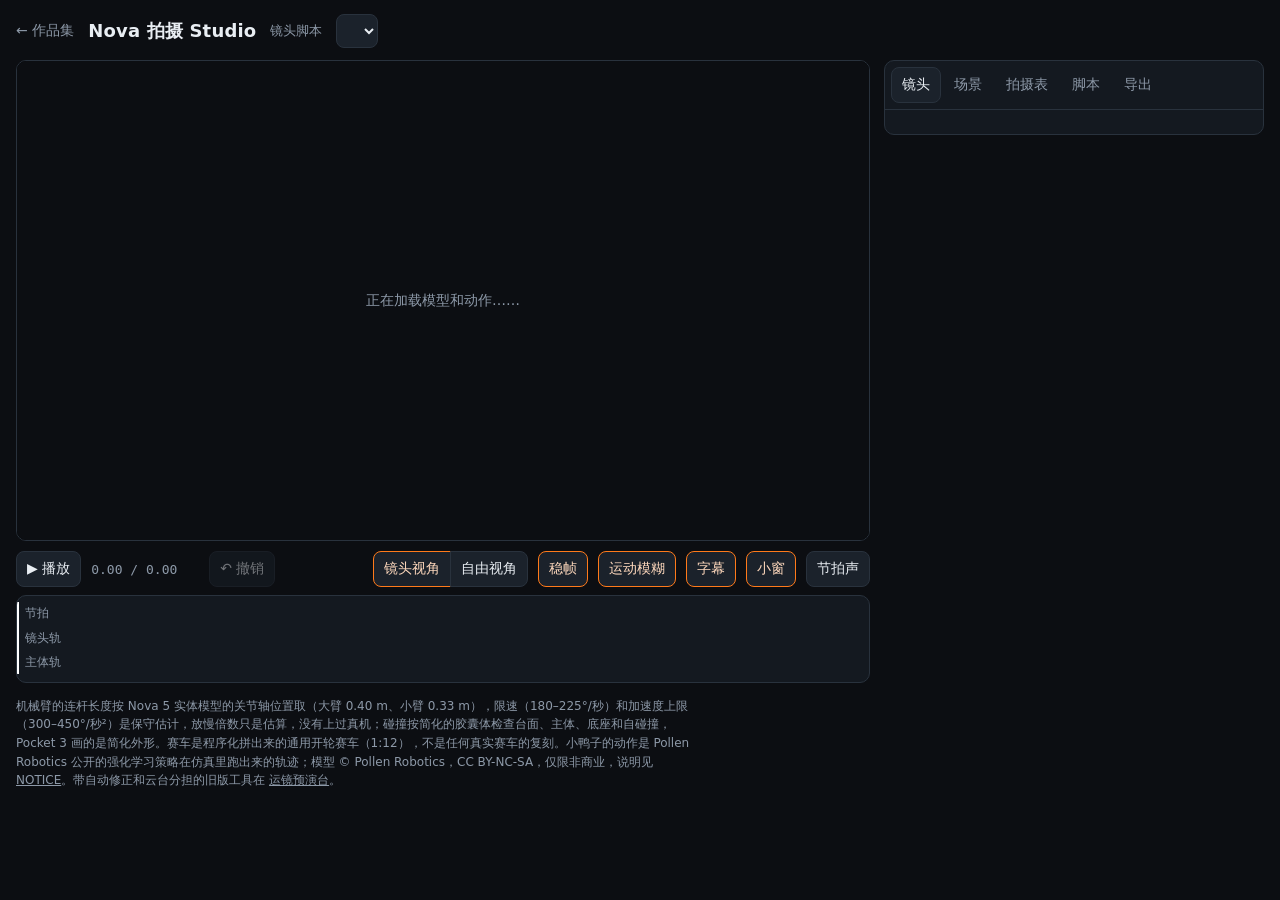
<file: reel/index.html>
<!doctype html>
<html lang="zh-CN">
<head>
<meta charset="utf-8">
<meta name="viewport" content="width=device-width, initial-scale=1">
<meta http-equiv="refresh" content="0; url=../studio/?script=duck-free">
<title>变速卡点运镜已并入 Nova 拍摄 Studio</title>
<style>body { margin: 0; min-height: 100vh; display: grid; place-items: center; background: #0b0d10; color: #e8edf2; font: 15px/1.6 system-ui, "PingFang SC", "Microsoft YaHei", sans-serif; } a { color: #ff9d57; }</style>
</head>
<body><p>这个页面已经并入 <a href="../studio/?script=duck-free">Nova 拍摄 Studio</a>。</p></body>
</html>
</file>
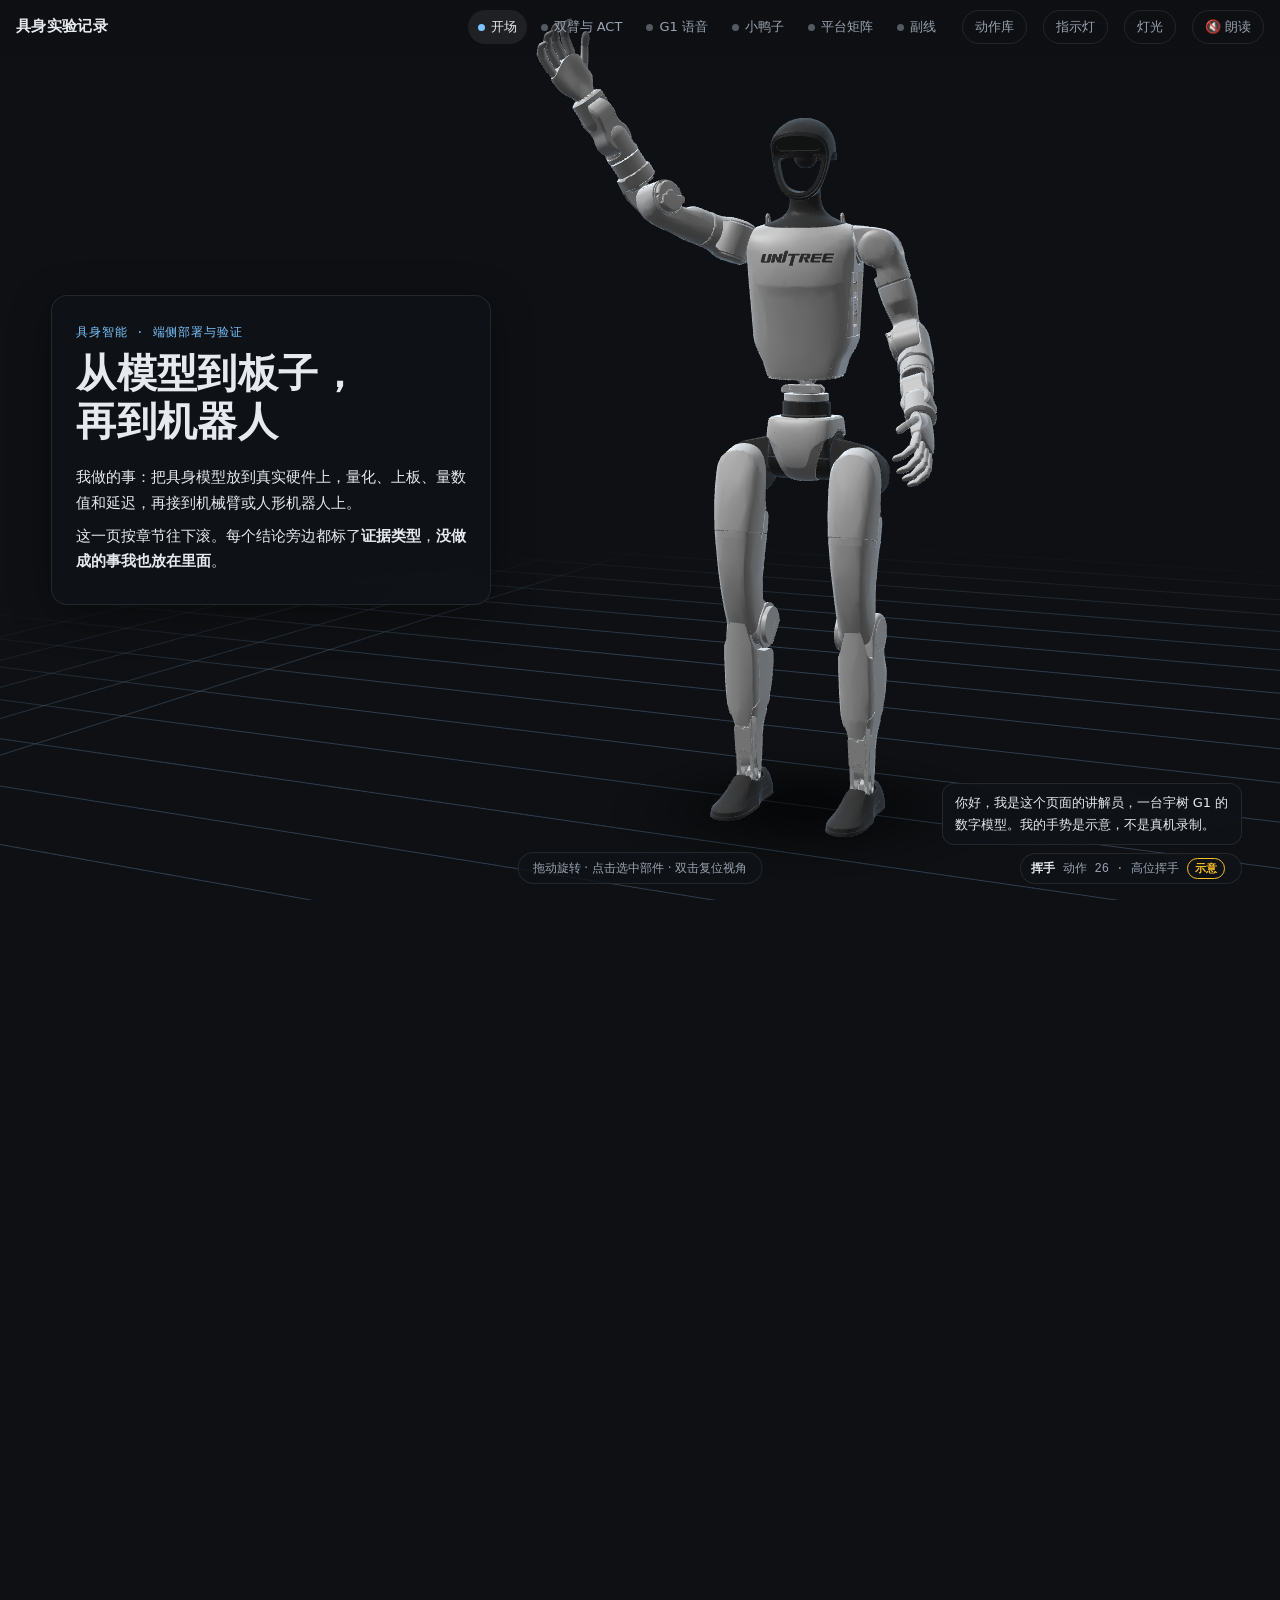
<file: story/index.html>
<!doctype html>
<html lang="zh-CN">
<head>
<meta charset="utf-8">
<meta name="viewport" content="width=device-width, initial-scale=1, viewport-fit=cover">
<title>具身实验记录 · 作品集</title>
<meta name="description" content="端侧部署与验证：把具身模型放到真实硬件上，量数值、量延迟，再接上机器人。">
<link rel="stylesheet" href="story.css">
</head>
<body>
<canvas id="stage" aria-hidden="true"></canvas>

<header class="top">
  <a class="brand" href="#c0">具身实验记录</a>
  <nav class="dots" aria-label="章节">
    <a href="#c0" data-go="0"><i></i><span>开场</span></a>
    <a href="#c1" data-go="1"><i></i><span>双臂与 ACT</span></a>
    <a href="#c2" data-go="2"><i></i><span>G1 语音</span></a>
    <a href="#c3" data-go="3"><i></i><span>小鸭子</span></a>
    <a href="#c4" data-go="4"><i></i><span>平台矩阵</span></a>
    <a href="#c5" data-go="5"><i></i><span>副线</span></a>
  </nav>
  <button id="motionBtn" class="voice" type="button" aria-expanded="false" aria-controls="motionPanel">动作库</button>
  <button id="ledBtn" class="voice" type="button" aria-expanded="false" aria-controls="ledPanel">指示灯</button>
  <button id="lightBtn" class="voice" type="button" aria-expanded="false" aria-controls="lightPanel">灯光</button>
  <button id="voice" class="voice" type="button" aria-pressed="false" title="让讲解员朗读（默认静音）">🔇 朗读</button>
</header>


<div id="tools" class="tools">
  <section id="lightPanel" class="panel" hidden aria-label="灯光">
    <header><b>灯光</b><button type="button" class="x" data-close="lightPanel" aria-label="关闭灯光面板">×</button></header>
    <div class="presets" id="lightPresets" role="group" aria-label="灯光预设"></div>
    <div class="dialrow">
      <svg id="dial" viewBox="0 0 100 100" width="92" height="92" role="slider" aria-label="主光方向" aria-valuemin="-180" aria-valuemax="180" tabindex="0">
        <circle cx="50" cy="50" r="40" class="dial-ring"/>
        <path d="M50 30 L44 42 L56 42 Z" class="dial-robot"/>
        <circle cx="50" cy="50" r="6" class="dial-robot"/>
        <line id="dialLine" x1="50" y1="50" x2="50" y2="10" class="dial-line"/>
        <circle id="dialSun" cx="50" cy="10" r="7" class="dial-sun"/>
      </svg>
      <p class="dial-note">俯视图：机器人朝上。拖动小圆点改变主光从哪个方向照来。</p>
    </div>
    <div class="sliders" id="lightSliders"></div>
    <div class="row"><button type="button" id="lightReset" class="mini">恢复默认</button></div>
  </section>
  <section id="motionPanel" class="panel" hidden aria-label="动作库">
    <header><b>动作库</b><button type="button" class="x" data-close="motionPanel" aria-label="关闭动作库">×</button></header>
    <p class="insp-range mt0"><b>G1</b>（开源动捕，播放时下载）</p>
    <div class="presets" id="clipList" role="group" aria-label="G1 动作片段"></div>
    <p class="insp-range mt0"><b>小鸭子</b>（策略在仿真里跑出来的轨迹，随页面提供）</p>
    <div class="presets" id="duckClipList" role="group" aria-label="小鸭子动作片段"></div>
    <div class="row">
      <button type="button" id="mPlay" class="mini" disabled>▶ 播放</button>
      <button type="button" id="mStop" class="mini" hidden>■ 回到讲解</button>
      <label class="mini"><input type="checkbox" id="mFollow" checked> 镜头跟随</label>
      <label class="mini">速度 <select id="mSpeed"><option value="0.5">0.5×</option><option value="1" selected>1×</option><option value="2">2×</option></select></label>
    </div>
    <div class="sl mt"><label for="mT">进度</label><input id="mT" type="range" min="0" max="1" step="0.1" value="0" disabled><output id="mTv">0 s</output></div>
    <p class="led-step" id="mStatus" aria-live="polite">选一个片段。数据会在这时从源站下载（约 1–2 MB）。</p>
    <div class="row"><label class="mini">选择 CSV 文件<input type="file" id="mFile" accept=".csv,text/csv" hidden></label><span class="insp-range">CSV 只对 G1 有效（36 列），也可以拖进页面。</span></div>
    <p class="insp-range">小鸭子的片段是我在 MuJoCo 里运行 Pollen Robotics 公开的强化学习策略（ONNX）录下的关节轨迹，不是真机数据；页面里的实际速度比指令慢（约 0.1 m/s），原因还没查清。模型文件为 CC BY-NC-SA，仅限非商业。</p>
    <p class="insp-range">G1 动作来自 Unitree 重定向的 LAFAN1 数据集（G1，30 FPS）。原始动捕是 Ubisoft 的 LAFAN1（CC BY-NC-ND 4.0），本页<b>不内置也不再分发</b>数据，只在播放时下载。重定向只考虑了运动学，真机不一定做得到。
      <a href="https://huggingface.co/datasets/lvhaidong/LAFAN1_Retargeting_Dataset" rel="noopener">数据集</a> · <a href="https://github.com/ubisoft/ubisoft-laforge-animation-dataset" rel="noopener">LAFAN1</a></p>
  </section>
  <section id="ledPanel" class="panel" hidden aria-label="头部指示灯">
    <header><b>头部指示灯</b><button type="button" class="x" data-close="ledPanel" aria-label="关闭指示灯面板">×</button></header>
    <p class="led-call"><code id="ledCall">LedControl(0, 0, 0)</code><span id="ledFx" class="fx">常亮</span></p>
    <div class="presets" id="ledPresets" role="group" aria-label="常用颜色"></div>
    <div class="sliders" id="ledSliders"></div>
    <div class="row" id="ledEffects" role="group" aria-label="效果"><button type="button" class="mini" data-fx="solid" aria-pressed="true">常亮</button><button type="button" class="mini" data-fx="blink" aria-pressed="false">闪烁</button></div>
    <div class="row"><button type="button" id="ledDemo" class="mini">▶ 演示一轮对话</button></div>
    <p class="led-step" id="ledStep" aria-live="polite"></p>
    <p class="insp-range">颜色规则取自参考项目的源码：红＝聆听，蓝＝回复与待机，其余颜色是自定义。灯的位置是示意，页面不连接真机。</p>
  </section>
  <section id="inspect" class="panel" hidden aria-label="部件">
    <header><b id="inspTitle">部件</b><button type="button" class="x" data-close="inspect" aria-label="关闭">×</button></header>
    <p class="insp-sub" id="inspSub"></p>
    <div id="inspCtl">
      <label for="inspSlider" class="insp-l">关节角 <output id="inspVal">0°</output></label>
      <input id="inspSlider" type="range" min="-180" max="180" step="1" value="0">
      <p class="insp-range" id="inspRange"></p>
      <div class="row"><button type="button" id="inspReset" class="mini">让它回到动画</button><button type="button" id="inspResetAll" class="mini">全部回到动画</button></div>
    </div>
  </section>
</div>
<div id="hint" class="hint">拖动旋转 · 点击选中部件 · 双击复位视角</div>
<div id="tip" class="tip" hidden></div>
<div id="hud" class="hud" role="status" aria-live="polite">
  <div class="hud-say" id="hudSay"></div>
  <div class="hud-tag"><b id="hudGest">待机</b><span id="hudAct">动作 99 · 释放手臂</span><em class="b b-demo">示意</em></div>
</div>

<div id="loading" class="loading">正在加载模型…</div>
<div id="nogl" class="nogl" hidden>这个浏览器不支持 WebGL2，3D 部分无法显示；文字内容不受影响。</div>

<main>

<!-- ============ 0 开场 ============ -->
<section class="chap" id="c0" data-ch="0">
  <div class="beat" data-gesture="wave" data-say="你好，我是这个页面的讲解员，一台宇树 G1 的数字模型。我的手势是示意，不是真机录制。">
    <div class="card">
      <p class="kicker">具身智能 · 端侧部署与验证</p>
      <h1>从模型到板子，<br>再到机器人</h1>
      <p>我做的事：把具身模型放到真实硬件上，量化、上板、量数值和延迟，再接到机械臂或人形机器人上。</p>
      <p>这一页按章节往下滚。每个结论旁边都标了<b>证据类型</b>，<b>没做成的事我也放在里面</b>。</p>
    </div>
  </div>
  <div class="beat" data-gesture="present" data-say="每个结论旁边都有徽章，告诉你它是真机、板测，还是仿真和示意。">
    <div class="card">
      <h2>怎么读这个页面</h2>
      <ul class="legend">
        <li><em class="b b-real">真机</em>在真实机器人上跑过</li>
        <li><em class="b b-board">板测</em>在目标芯片上实测</li>
        <li><em class="b b-sim">仿真</em>只在软件里验证</li>
        <li><em class="b b-demo">示意</em>为了说明画的，不是实测</li>
        <li><em class="b b-plan">计划</em>还没做</li>
      </ul>
      <h3>手上的设备</h3>
      <p class="chips-static">
        <span>宇树 G1</span><span>越疆 Nova 双臂</span><span>RTX 5090 / 3080</span><span>Jetson AGX Orin</span><span>地瓜 S100</span><span>高通 8550</span><span>紫光展锐 7870</span>
      </p>
    </div>
  </div>
</section>

<!-- ============ 1 双臂与 ACT ============ -->
<section class="chap" id="c1" data-ch="1">
  <div class="beat" data-gesture="point" data-say="先看越疆 Nova 双臂上的 ACT 策略，再看它的数据流。">
    <div class="card">
      <p class="kicker">01 · 双臂 · 模仿学习</p>
      <h2>ACT 策略：一次预测未来 45 步</h2>
      <p>在越疆 Nova 双臂上采集示教数据、训练 ACT 策略。策略每次输出一段<b>动作块</b>：45 步 × 16 维，控制端取其中前 14 维驱动关节。</p>
      <p class="meta"><em class="b b-real">真机</em> 采集与控制集成（历史工作）</p>
      <p class="meta nonova">双臂的 3D 模型暂未公开，这里只显示文字与数据。</p>
    </div>
  </div>
  <div class="beat" data-gesture="present" data-say="把策略搬到板子上，最要紧的是两件事：量化后还准不准，够不够快。">
    <div class="card">
      <p class="kicker">02 · 部署到地瓜 S100</p>
      <h2>量化后准不准，够不够快</h2>
      <div class="flow" aria-label="数据流">
        <div class="node"><b>相机</b><small>RGBD 网关</small></div>
        <i></i>
        <div class="node"><b>串流</b><small>p50 46 ms · 21 fps</small></div>
        <i></i>
        <div class="node hot"><b>S100 板端 ACT</b><small>推理 11.3 ms</small></div>
        <i></i>
        <div class="node"><b>关节指令</b><small>前 14 维</small></div>
      </div>
      <dl class="nums">
        <div><dt>板端量化 vs 浮点</dt><dd>MAE <b>0.031</b> rad · cos <b>0.9993</b></dd></div>
        <div><dt>板端单次推理</dt><dd><b>11.3</b> ms</dd></div>
        <div><dt>串流端到端</dt><dd>p50 <b>46</b> ms @ 21 fps</dd></div>
      </dl>
      <p class="meta"><em class="b b-board">板测</em> 历史验收。<b>最近服务未运行，当前实机闭环未复验</b>，部分候选精度未通过。</p>
    </div>
  </div>
  <div class="beat" data-gesture="idle" data-say="这套模型和动作都是示意，方便看清结构。">
    <div class="card">
      <p class="kicker">03 · 这个模型</p>
      <h2>数字孪生：先在网页里看得见</h2>
      <p>这是我做的 Web 控制与仿真里的 Nova 双臂模型，关节轴和限位来自项目的关节表。</p>
      <p class="meta"><em class="b b-demo">示意</em> 页面里的关节运动是为了展示结构，<b>不是策略输出</b>；夹爪是占位几何。</p>
    </div>
  </div>
</section>

<!-- ============ 2 G1 语音 ============ -->
<section class="chap" id="c2" data-ch="2">
  <div class="beat" data-gesture="wave" data-say="我是 G1。下面讲讲怎么让我听懂一句话，再做出一个动作。">
    <div class="card">
      <p class="kicker">04 · 人形机器人 · 语音交互</p>
      <h2>一句话，怎么变成一个动作</h2>
      <ol class="stages">
        <li>唤醒词</li><li>VAD 断句</li><li>ASR</li><li>大模型回复</li><li>TTS · 灯光 · 预设动作</li>
      </ol>
      <p>动作不由模型直接控制关节：回复先过一层<b>动作白名单</b>，再经 Jetson 中继下发给 G1。</p>
      <p class="meta">头部指示灯也由管线控制：红＝聆听，蓝＝回复。<button type="button" class="mini" data-open="ledPanel">试试指示灯</button> <button type="button" class="mini" data-open="motionPanel">动作库：播放开源动作</button></p>
      <div class="credit">
        <b>参考项目</b> · 西交利物浦具身智能实验室 · <a href="https://github.com/AlinaYuhan/g1-voice-interaction-pipeline" rel="noopener">AlinaYuhan/g1-voice-interaction-pipeline</a>
        <p class="mine">我的贡献：<span>（待补充）</span></p>
      </div>
    </div>
  </div>
  <div class="beat" data-gesture="idle" data-say="点一个动作，我来演示。目前只做了三个示意姿态。">
    <div class="card">
      <p class="kicker">05 · 动作白名单</p>
      <h2>14 个预设动作</h2>
      <p>点击一个动作，让屏幕上的 G1 演示。<b>只有标了实心的做了示意姿态</b>，其余还没做。</p>
      <div class="chips" id="actionChips" role="group" aria-label="动作白名单"></div>
      <p class="meta"><em class="b b-demo">示意</em> 关节角是我手工设定的，<b>不是宇树的真实动作轨迹</b>。</p>
    </div>
  </div>
</section>

<!-- ============ 3 小鸭子 ============ -->
<section class="chap" id="c3" data-ch="3">
  <div class="beat" data-gesture="wave" data-say="这是 Microduck，一只 25 厘米的开源小鸭子。我来给你介绍一下。">
    <div class="card">
      <p class="kicker">06 · 小鸭子 · 开源双足</p>
      <h2>一只用强化学习走路的小鸭子</h2>
      <p>Microduck 是 Pollen Robotics 和 Hugging Face 的开源双足机器人，约 25 cm、800 g。它板上的 Rockchip RK3566 以 50 Hz 跑神经网络策略，驱动 15 个舵机。</p>
      <p>屏幕上是它走路版的关节模型（14 个关节）：<b>拖动旋转，点任意部件，再用滑块摆关节</b>。</p>
      <p class="meta"><em class="b b-demo">示意</em> 这里的头部小动作是我手工做的，<b>不是策略输出</b>。点右上角“动作库”，可以播放策略在仿真里跑出来的行走、踢球、翻滚等轨迹；页面本身没有物理仿真，播放的是事先录好的关节轨迹。</p>
      <div class="credit">
        <b>模型来源</b> · <a href="https://github.com/pollen-robotics/microduck_rl" rel="noopener">pollen-robotics/microduck_rl</a>（代码 Apache-2.0，<b>3D 模型 CC BY-NC-SA，仅限非商业</b>；已简化）
        <p class="mine">机器人和策略都出自 Pollen Robotics。我读了它的训练栈，笔记在这里：<a href="../index.html#/notes/01-microduck-rl">Microduck 的强化学习训练栈</a>。</p>
      </div>
    </div>
  </div>
  <div class="beat" data-gesture="present" data-say="官方还有个网页仿真：在浏览器里直接让小鸭子走起来。">
    <div class="card">
      <p class="kicker">07 · 从仿真到端侧</p>
      <h2>仿真里训，导出 ONNX，再放到板子上</h2>
      <p>它的策略在 MuJoCo 里用 PPO 训练，导出 ONNX，再放到板子上以 50 Hz 推理，和端侧部署是同一条路。我在笔记里记下的一条是：sim2real 的差距大半来自执行器，所以要给舵机建模，再做域随机化。</p>
      <p>Hugging Face 上的官方网页仿真 <b>Microduck Sandbox</b> 把这套东西放进了浏览器：MuJoCo 编译成 WebAssembly 做物理，ONNX Runtime 做策略推理，键盘或手柄就能开它。</p>
      <p class="cta"><a class="btn" href="https://huggingface.co/spaces/pollen-robotics/microduck-simulator" rel="noopener">打开 Microduck Sandbox</a> <a class="btn ghost" href="https://github.com/pollen-robotics/microduck" rel="noopener">看源码</a></p>
    </div>
  </div>
</section>

<!-- ============ 4 平台矩阵 ============ -->
<section class="chap wide" id="c4" data-ch="4">
  <div class="beat" data-gesture="present" data-say="这一章最重要：每个案例做到哪一步，哪里没过。">
    <div class="card wide-card">
      <p class="kicker">08 · 端侧平台矩阵</p>
      <h2>做到哪一步，哪里没过</h2>
      <p id="matrixSummary" class="summary"></p>
      <div class="filters" id="matrixFilters" role="group" aria-label="筛选">
        <button type="button" data-f="all" aria-pressed="true">全部</button>
        <button type="button" data-f="ok" aria-pressed="false">通过</button>
        <button type="button" data-f="part" aria-pressed="false">部分</button>
        <button type="button" data-f="fail" aria-pressed="false">未通过</button>
        <button type="button" data-f="todo" aria-pressed="false">待补</button>
      </div>
      <div class="table-wrap"><table class="matrix" id="matrix">
        <thead><tr><th>平台 / 案例</th><th>状态</th><th>证据到哪一步</th></tr></thead>
        <tbody></tbody>
      </table></div>
      <p class="meta">点一行展开“尚未完成”。快照日期 2026-09-28，出自 edge-ai 仓库的能力快照；<b>覆盖不等于每个平台、每个模型都已验收</b>。</p>
    </div>
  </div>
</section>

<!-- ============ 5 副线 ============ -->
<section class="chap" id="c5" data-ch="5">
  <div class="beat" data-gesture="wave" data-say="最后一个是副线。谢谢你看到这里。">
    <div class="card">
      <p class="kicker">09 · 副线</p>
      <h2>影视运镜预演台</h2>
      <p>用 Nova 挂 Pocket 3 拍产品，能在浏览器里设计运镜，逐帧检查干涉、限位、速度、加速度和奇异，并自动修正。</p>
      <p class="meta"><em class="b b-sim">仿真</em> 近似参数，尚未上真机。</p>
      <p class="cta"><a class="btn" href="../previz/">打开预演台</a> <a class="btn ghost" href="../studio/">打开拍摄 Studio</a> <a class="btn ghost" href="../index.html">读笔记</a></p>
      <p class="fine">本页与 Claude（Anthropic）协作完成。宇树（Unitree）、越疆（Dobot）、DJI 等名称归各自所有者，与本页无关。G1 模型来自 MuJoCo Menagerie（BSD-3-Clause，© Unitree Robotics），已简化，见 <a href="../assets/g1/NOTICE.md">NOTICE</a>。Microduck 模型来自 Pollen Robotics 的 microduck_rl（3D 网格为 CC BY-NC-SA，仅限非商业使用；代码 Apache-2.0），已简化，见 <a href="../assets/duck/NOTICE.md">NOTICE</a>。</p>
    </div>
  </div>
</section>

</main>

<script src="gl.js"></script>
<script src="g1-poses.js"></script>
<script src="g1-led.js"></script>
<script src="motion.js"></script>
<script src="g1-model.js"></script>
<script src="nova-model.js"></script>
<script src="story.js"></script>
</body>
</html>
</file>
<file: story/story.css>
:root{
  color-scheme:dark; --bg:#0e1013; --panel:rgba(16,19,24,.80); --line:rgba(255,255,255,.09);
  --text:#e6e9ee; --dim:#9aa3b0; --accent:#7cc4ff;
  --real:#4ade80; --board:#22d3ee; --sim:#94a3b8; --demo:#fbbf24; --plan:#a78bfa; --fail:#f87171;
  --sans:ui-sans-serif,system-ui,-apple-system,"PingFang SC","Hiragino Sans GB","Noto Sans SC","Microsoft YaHei",sans-serif;
  --mono:ui-monospace,"SF Mono",Menlo,Consolas,"Liberation Mono",monospace;
}
:root[data-theme="light"]{ color-scheme:light; --bg:#eef1f5; --panel:rgba(255,255,255,.86); --line:rgba(0,0,0,.10); --text:#161a20; --dim:#5b6573; --accent:#0a6cc4; }
*{box-sizing:border-box}
html{scroll-behavior:smooth}
body{margin:0;background:var(--bg);color:var(--text);font:15px/1.7 var(--sans);-webkit-text-size-adjust:100%}
@media (prefers-reduced-motion:reduce){html{scroll-behavior:auto}}
#stage{position:fixed;inset:0;width:100%;height:100%;display:block;z-index:0;touch-action:pan-y;cursor:grab}
#stage.grabbing{cursor:grabbing}
#stage.over{cursor:pointer}
a{color:var(--accent)}

/* 顶栏 */
.top{position:fixed;z-index:20;top:0;left:0;right:0;display:flex;align-items:center;gap:16px;padding:10px max(16px,env(safe-area-inset-left)) 10px;background:linear-gradient(var(--bg),transparent);pointer-events:none}
.top>*{pointer-events:auto}
.brand{color:var(--text);text-decoration:none;font-weight:600;letter-spacing:.02em;white-space:nowrap}
.dots{display:flex;gap:4px;margin-left:auto}
.dots a{display:flex;align-items:center;gap:6px;padding:6px 10px;border-radius:999px;color:var(--dim);text-decoration:none;font-size:13px}
.dots a i{width:7px;height:7px;border-radius:50%;background:currentColor;opacity:.5}
.dots a.on{color:var(--text);background:rgba(255,255,255,.07)}
.dots a.on i{background:var(--accent);opacity:1}
.voice{font:inherit;font-size:13px;color:var(--dim);background:transparent;border:1px solid var(--line);border-radius:999px;padding:5px 12px;cursor:pointer}
.voice[aria-pressed="true"]{color:var(--text);border-color:var(--accent)}
@media (max-width:820px){ .dots a span{display:none} .dots a{padding:8px} .voice{margin-left:auto} .dots{margin-left:8px} }

/* 字幕 / 手势标签 */
.hud{position:fixed;z-index:15;right:max(16px,3vw);bottom:max(16px,env(safe-area-inset-bottom));width:min(300px,42vw);text-align:right;pointer-events:none}
.hud-say{font-size:13px;color:var(--text);background:var(--panel);border:1px solid var(--line);border-radius:12px;padding:8px 12px;text-align:left;backdrop-filter:blur(8px);-webkit-backdrop-filter:blur(8px);margin-bottom:8px;min-height:2.6em}
.hud-say:empty{display:none}
.hud-tag{display:inline-flex;gap:8px;align-items:center;font:12px var(--mono);color:var(--dim);background:var(--panel);border:1px solid var(--line);border-radius:999px;padding:4px 10px;backdrop-filter:blur(8px);-webkit-backdrop-filter:blur(8px)}
.hud-tag b{color:var(--text);font-weight:600}
body.pip-top .hud{top:auto}
@media (max-width:820px){
  .hud{right:auto;left:12px;width:auto;max-width:56vw;bottom:auto;top:52px;text-align:left}
  .hud-say{display:none}
  .hud-tag{font-size:11px;gap:6px;flex-wrap:wrap}
}

.loading,.nogl{position:fixed;z-index:30;left:50%;top:50%;transform:translate(-50%,-50%);font:13px var(--mono);color:var(--dim);background:var(--panel);border:1px solid var(--line);border-radius:10px;padding:10px 16px}
.loading.done{display:none}
body.nogl-on{background:radial-gradient(120% 80% at 70% 20%,#161b22,var(--bg))}

/* 章节与卡片 */
main{position:relative;z-index:10;pointer-events:none}
.card{pointer-events:auto}
.chap{position:relative}
.beat{min-height:100vh;min-height:100svh;display:flex;align-items:center;padding:72px max(16px,4vw)}
.card{width:min(440px,100%);background:var(--panel);border:1px solid var(--line);border-radius:16px;padding:22px 24px;backdrop-filter:blur(10px);-webkit-backdrop-filter:blur(10px);box-shadow:0 10px 40px rgba(0,0,0,.35);
  opacity:.0;transform:translateY(18px);transition:opacity .5s ease,transform .5s ease}
.beat.in .card{opacity:1;transform:none}
@media (prefers-reduced-motion:reduce){.card{opacity:1;transform:none;transition:none}}
.card h1{font-size:clamp(28px,4.2vw,40px);line-height:1.2;margin:.2em 0 .5em;letter-spacing:.01em}
.card h2{font-size:22px;line-height:1.3;margin:.1em 0 .6em}
.card h3{font-size:14px;margin:1.2em 0 .4em;color:var(--dim);font-weight:600}
.card p{margin:.5em 0}
.kicker{font:12px var(--mono);letter-spacing:.08em;color:var(--accent);text-transform:none;margin:0 0 .4em}
.meta{font-size:13px;color:var(--dim)}
.meta b{color:var(--text);font-weight:600}
.fine{font-size:12px;color:var(--dim);margin-top:1.2em}

/* 徽章 */
.b{font:600 11px var(--mono);font-style:normal;padding:2px 7px;border-radius:999px;border:1px solid currentColor;display:inline-block;margin-right:6px;vertical-align:1px;white-space:nowrap}
.b-real{color:var(--real)} .b-board{color:var(--board)} .b-sim{color:var(--sim)} .b-demo{color:var(--demo)} .b-plan{color:var(--plan)} .b-fail{color:var(--fail)}
.legend{list-style:none;margin:.4em 0;padding:0;display:grid;gap:6px;font-size:14px}
.chips-static{display:flex;flex-wrap:wrap;gap:6px;margin:.3em 0}
.chips-static span{font:12px var(--mono);border:1px solid var(--line);border-radius:6px;padding:3px 8px;color:var(--dim)}

/* 数据流与数字 */
.flow{display:flex;align-items:stretch;gap:0;margin:.6em 0 1em;flex-wrap:wrap}
.flow .node{flex:1 1 90px;border:1px solid var(--line);border-radius:10px;padding:8px 10px;background:rgba(255,255,255,.03)}
.flow .node b{display:block;font-size:13px}
.flow .node small{display:block;font:11px var(--mono);color:var(--dim);margin-top:2px}
.flow .node.hot{border-color:var(--board);box-shadow:0 0 0 1px rgba(34,211,238,.25) inset}
.flow i{align-self:center;width:14px;height:1px;background:var(--dim);position:relative}
.flow i::after{content:"";position:absolute;right:0;top:-3px;border:4px solid transparent;border-left:6px solid var(--dim);border-right:0}
@media (max-width:820px){.flow{flex-direction:column}.flow .node{flex:0 0 auto}.flow i{width:1px;height:12px;margin-left:16px}.flow i::after{right:-3px;top:auto;bottom:0;border:4px solid transparent;border-top:6px solid var(--dim);border-bottom:0}}
.nums{display:grid;gap:6px;margin:.4em 0 .8em}
.nums div{display:flex;justify-content:space-between;gap:12px;border-bottom:1px dashed var(--line);padding:4px 0;font-size:14px}
.nums dt{color:var(--dim)} .nums dd{margin:0;font-family:var(--mono);font-size:13px;text-align:right}
.nums dd b{color:var(--board);font-size:15px}

/* G1 管线 */
.stages{list-style:none;counter-reset:s;margin:.6em 0 1em;padding:0;display:grid;gap:6px}
.stages li{counter-increment:s;display:flex;gap:10px;align-items:center;padding:7px 10px;border:1px solid var(--line);border-radius:8px;font-size:14px;color:var(--dim);animation:stage 7.5s infinite}
.stages li::before{content:counter(s);font:11px var(--mono);width:20px;height:20px;border-radius:50%;border:1px solid currentColor;display:grid;place-items:center}
.stages li:nth-child(1){animation-delay:0s}.stages li:nth-child(2){animation-delay:1.5s}.stages li:nth-child(3){animation-delay:3s}.stages li:nth-child(4){animation-delay:4.5s}.stages li:nth-child(5){animation-delay:6s}
@keyframes stage{0%,20%{color:var(--text);border-color:var(--accent);background:rgba(124,196,255,.10)}21%,100%{color:var(--dim);border-color:var(--line);background:transparent}}
@media (prefers-reduced-motion:reduce){.stages li{animation:none}}
.credit{margin-top:1em;padding:10px 12px;border:1px solid var(--line);border-radius:10px;font-size:13px;color:var(--dim)}
.credit .mine{margin:.4em 0 0}
.credit .mine span{border:1px dashed var(--dim);border-radius:6px;padding:1px 8px}
.chips{display:flex;flex-wrap:wrap;gap:6px;margin:.6em 0}
.chips button{font:12px var(--mono);color:var(--dim);background:transparent;border:1px dashed var(--line);border-radius:8px;padding:5px 9px;cursor:pointer}
.chips button.ready{color:var(--text);border:1px solid var(--accent);background:rgba(124,196,255,.10)}
.chips button:focus-visible,.filters button:focus-visible,.btn:focus-visible,.voice:focus-visible,.dots a:focus-visible{outline:2px solid var(--accent);outline-offset:2px}
.chips button.ready.active{background:var(--accent);color:#06121c}

/* 矩阵 */
.chap.wide .beat{justify-content:center}
.wide-card{width:min(1040px,100%)}
@media (min-width:1180px){.chap.wide .beat{justify-content:flex-start}.wide-card{width:min(900px,calc(100vw - 4vw - 340px))}}
.summary{font:13px var(--mono);color:var(--dim)}
.filters{display:flex;flex-wrap:wrap;gap:6px;margin:.6em 0}
.filters button{font:13px var(--sans);color:var(--dim);background:transparent;border:1px solid var(--line);border-radius:999px;padding:4px 12px;cursor:pointer}
.filters button[aria-pressed="true"]{color:var(--text);border-color:var(--accent);background:rgba(124,196,255,.10)}
.table-wrap{overflow-x:auto;margin:.4em 0}
table.matrix{width:100%;border-collapse:collapse;font-size:13.5px;min-width:640px}
.matrix th{text-align:left;font:600 12px var(--mono);color:var(--dim);padding:6px 10px;border-bottom:1px solid var(--line)}
.matrix td{padding:9px 10px;border-bottom:1px solid var(--line);vertical-align:top}
.matrix tr.row{cursor:pointer}
.matrix tr.row:hover td{background:rgba(255,255,255,.03)}
.matrix tr.row:focus-visible{outline:2px solid var(--accent);outline-offset:-2px}
.matrix td.plat{font-weight:600;white-space:nowrap}
.matrix tr.more td{color:var(--dim);font-size:13px;padding-top:0}
.matrix tr.more td div{border-left:2px solid var(--fail);padding:2px 10px}
.matrix tr.more[hidden]{display:none}
.st{font:600 11px var(--mono);padding:2px 8px;border-radius:999px;border:1px solid currentColor;white-space:nowrap}
.st-ok{color:var(--real)} .st-part{color:var(--demo)} .st-fail{color:var(--fail)} .st-todo{color:var(--sim)}

.btn{display:inline-block;background:var(--accent);color:#06121c;text-decoration:none;font-weight:600;border-radius:10px;padding:8px 16px;margin-right:8px}
.btn.ghost{background:transparent;color:var(--text);border:1px solid var(--line)}
.cta{margin-top:1em}

@media (max-width:820px){
  .beat{align-items:flex-end;padding:72px 12px 16px}
  .card{padding:16px 18px;width:100%;max-height:62svh;overflow:auto}
  .card h1{font-size:26px}
  .chap.wide .beat{align-items:center}
}

.nonova{display:none}
body.no-nova .nonova{display:block}

/* 交互层：灯光面板、部件面板、提示 */
.tools{position:fixed;z-index:25;right:max(16px,3vw);top:calc(56px + env(safe-area-inset-top,0px));width:min(290px,calc(100vw - 32px));display:flex;flex-direction:column;gap:10px;max-height:calc(100svh - 150px);overflow:auto;pointer-events:none}
.tools>*{pointer-events:auto}
.panel{background:var(--panel);border:1px solid var(--line);border-radius:14px;padding:12px 14px;backdrop-filter:blur(10px);-webkit-backdrop-filter:blur(10px);box-shadow:0 10px 40px rgba(0,0,0,.35);font-size:13px;max-height:calc(100vh - 150px);max-height:calc(100dvh - 150px);overflow-y:auto}
.panel header{display:flex;justify-content:space-between;align-items:center;margin-bottom:8px}
.panel .x{font-size:18px;line-height:1;color:var(--dim);background:transparent;border:0;cursor:pointer;padding:0 4px}
.panel .x:hover{color:var(--text)}
.presets{display:flex;flex-wrap:wrap;gap:6px;margin-bottom:10px}
.presets button,.mini{font:12px var(--sans);color:var(--dim);background:transparent;border:1px solid var(--line);border-radius:999px;padding:3px 10px;cursor:pointer}
.presets button:hover,.mini:hover{color:var(--text);border-color:var(--dim)}
.presets button[aria-pressed="true"]{color:var(--text);border-color:var(--accent);background:rgba(124,196,255,.10)}
.dialrow{display:flex;gap:10px;align-items:center;margin-bottom:8px}
.dial-note{margin:0;font-size:12px;color:var(--dim);line-height:1.5}
#dial{flex:none;touch-action:none;cursor:pointer;border-radius:50%}
#dial:focus-visible{outline:2px solid var(--accent);outline-offset:2px}
.dial-ring{fill:none;stroke:var(--line);stroke-width:2}
.dial-robot{fill:var(--dim)}
.dial-line{stroke:var(--demo);stroke-width:1.5;stroke-dasharray:3 3}
.dial-sun{fill:var(--demo);cursor:grab}
.sliders{display:grid;gap:6px}
.sl{display:grid;grid-template-columns:4.6em 1fr 3.2em;gap:8px;align-items:center}
.sl label{color:var(--dim);font-size:12px}
.sl output{font:11px var(--mono);text-align:right;color:var(--text)}
input[type=range]{width:100%;accent-color:var(--accent);min-width:0}
.row{display:flex;gap:6px;flex-wrap:wrap;margin-top:8px}
.insp-sub{margin:0 0 6px;font:12px var(--mono);color:var(--dim)}
.insp-l{display:flex;justify-content:space-between;color:var(--dim);font-size:12px;margin-bottom:4px}
.insp-l output{font:12px var(--mono);color:var(--text)}
.insp-range{margin:2px 0 0;font:11px var(--mono);color:var(--dim)}
.hint{position:fixed;z-index:14;left:50%;transform:translateX(-50%);bottom:max(16px,env(safe-area-inset-bottom));font-size:12px;color:var(--dim);background:var(--panel);border:1px solid var(--line);border-radius:999px;padding:5px 14px;pointer-events:none;transition:opacity .6s;white-space:nowrap}
.hint.gone{opacity:0}
.tip{position:fixed;z-index:30;pointer-events:none;font:12px var(--sans);color:var(--text);background:var(--panel);border:1px solid var(--line);border-radius:8px;padding:3px 8px;transform:translate(12px,14px)}
@media (max-width:820px){
  .tools{left:12px;right:12px;width:auto;top:calc(52px + env(safe-area-inset-top,0px));max-height:60svh}
  .hint{display:none}
}

.voice{white-space:nowrap;flex:none}
@media (max-width:820px){
  .brand{max-width:5.2em;overflow:hidden;text-overflow:ellipsis;min-width:0}
  .top{gap:6px}
  .dots{margin-left:auto;gap:0}.dots a{padding:6px 5px}
  .voice{margin-left:0;padding:4px 9px}
}

.led-call{display:flex;justify-content:space-between;align-items:center;gap:8px;margin:0 0 8px}
.led-call code{font:12px var(--mono);color:var(--text);background:rgba(255,255,255,.06);border:1px solid var(--line);border-radius:6px;padding:3px 8px;overflow-wrap:anywhere}
.fx{font:11px var(--mono);color:var(--dim)}
.led-step{margin:8px 0 0;font-size:12px;line-height:1.5;color:var(--text);min-height:1.5em}
.led-step small{display:block;font:11px var(--mono);color:var(--dim)}
.swatch{display:inline-block;width:10px;height:10px;border-radius:50%;margin-right:5px;vertical-align:-1px;border:1px solid rgba(255,255,255,.25)}

/* 动作库 */
#motionPanel .presets button small{color:var(--dim);margin-left:4px}
#motionPanel .presets button[aria-busy="true"]{opacity:.6}
#motionPanel .row label.mini{display:inline-flex;align-items:center;gap:5px;cursor:pointer}
#motionPanel select{font:12px var(--sans);color:var(--text);background:transparent;border:0}
#motionPanel select option{color:#000}
#motionPanel .mini:disabled{opacity:.45;cursor:default}
#motionPanel .sl.mt{margin-top:10px;grid-template-columns:3em 1fr 4.6em}
#motionPanel .led-step.err{color:var(--fail)}
body.drag-over::after{content:"松开以载入 CSV";position:fixed;inset:12px;z-index:40;display:flex;align-items:center;justify-content:center;border:2px dashed var(--accent);border-radius:16px;background:rgba(14,16,19,.7);color:var(--text);font-size:18px;pointer-events:none}

.mt0{margin-top:6px}

/* 刘海屏：顶栏和字幕避开系统栏（页面用了 viewport-fit=cover） */
.top{padding-top:calc(10px + env(safe-area-inset-top,0px))}
@media (min-width:821px){.hud{bottom:calc(16px + env(safe-area-inset-bottom,0px))}}
</file>
